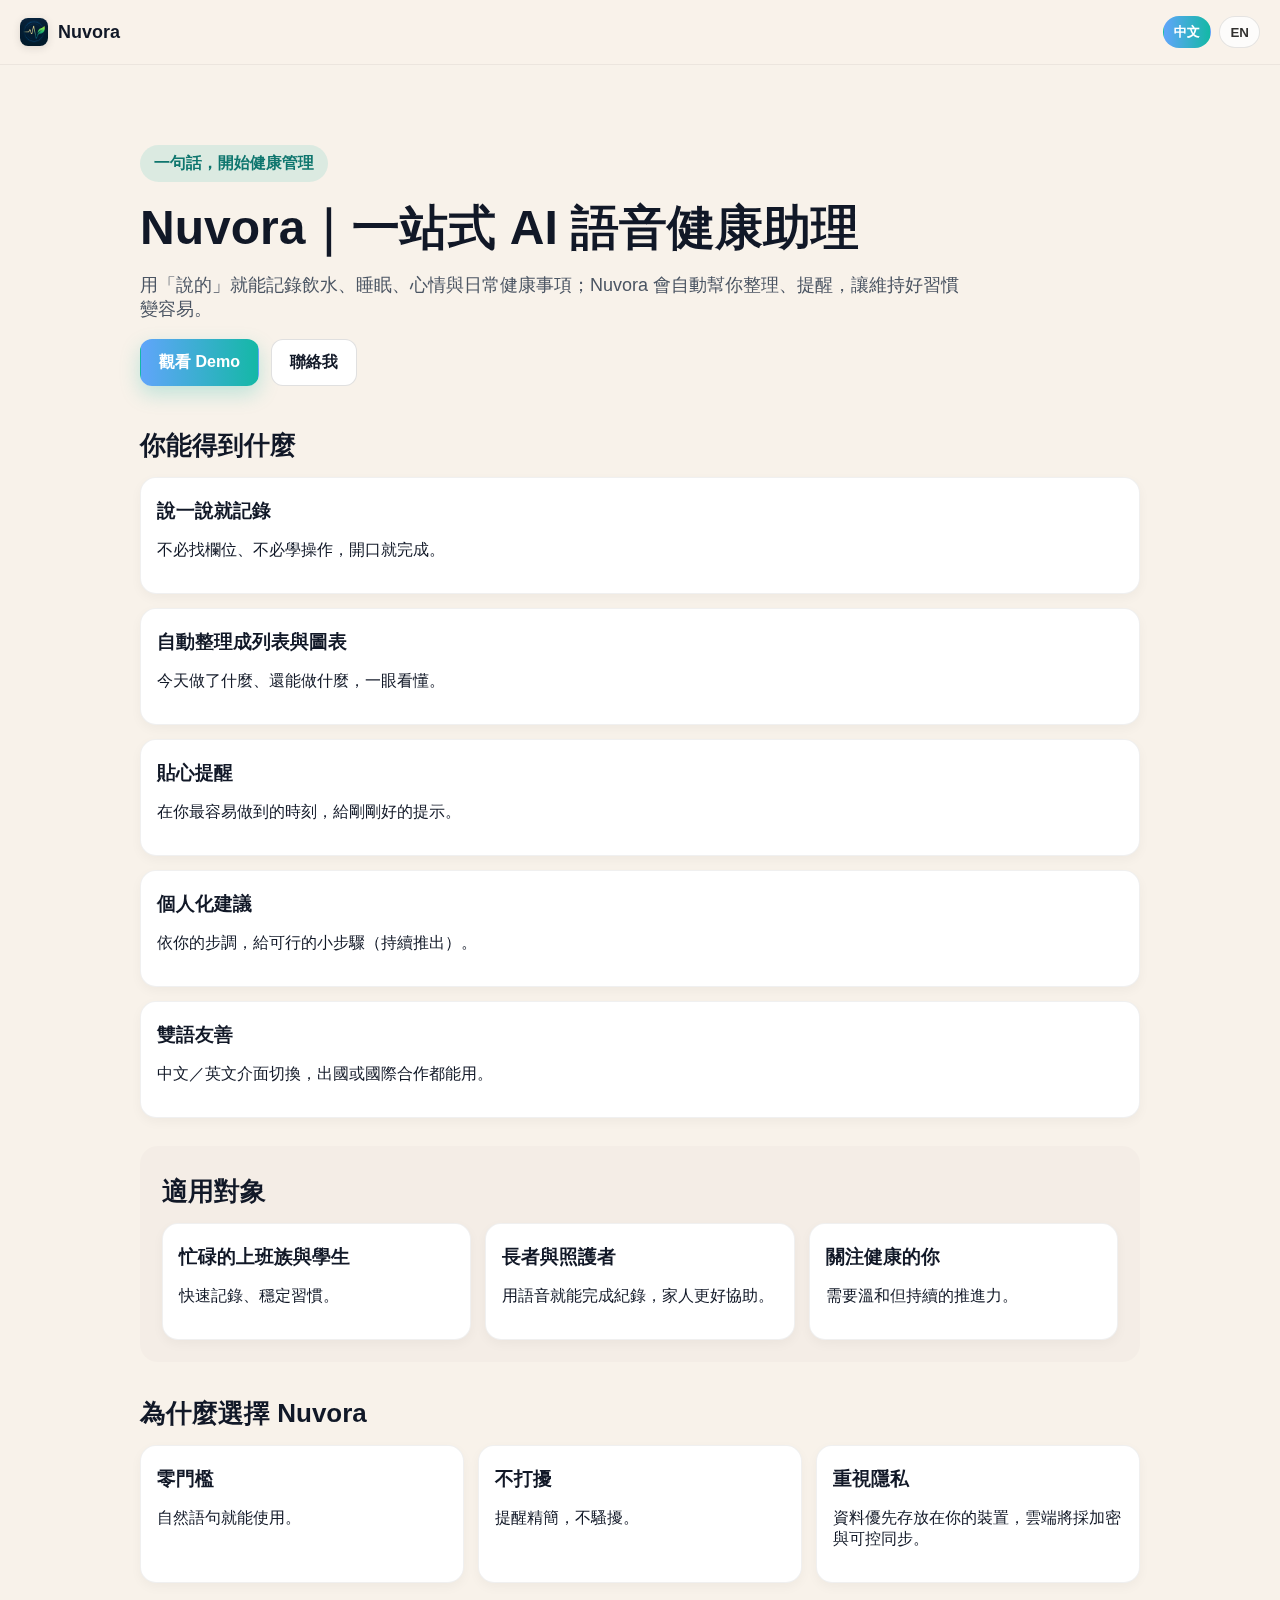
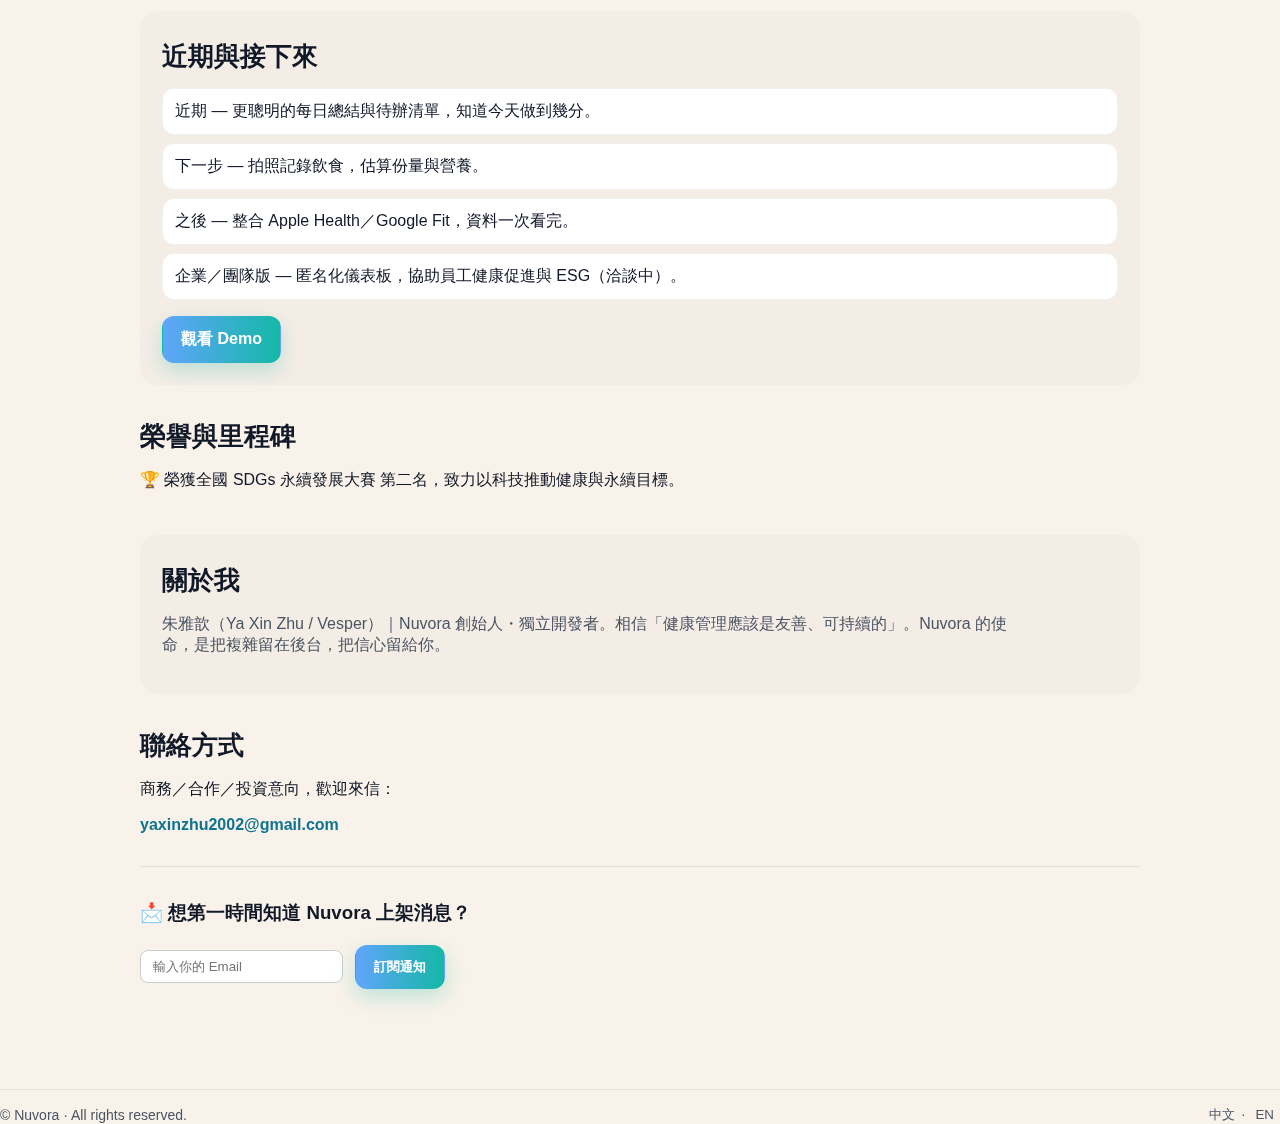
<file: index.html>
<!doctype html>
<html>
<head>
  <meta charset="utf-8">
  <meta name="viewport" content="width=device-width, initial-scale=1">
  <title id="page-title">Nuvora｜AI 語音健康助理</title>
  <meta name="description" id="meta-desc" content="Nuvora 是一款以語音為先的 AI 健康助理。用一句話就能記錄飲水、睡眠、心情與健康事項，系統自動整理成清單與圖表，幫你養成持續的好習慣。">

  <meta property="og:type" content="website">
  <meta property="og:url" id="og-url" content="https://nuvora-web.vercel.app/?lang=zh">
  <meta property="og:title" id="og-title" content="Nuvora｜AI 語音健康助理">
  <meta property="og:description" id="og-desc" content="用說的就能記錄健康，Nuvora 自動整理、提醒，讓維持好習慣變容易。">
  <meta property="og:image" content="https://nuvora-web.vercel.app/icons/og-cover.png">

  <link rel="stylesheet" href="styles.css">
  <link rel="icon" href="icons/favicon.ico" sizes="any">
</head>
<body>
  <header class="nav">
    <div class="brand">
      <img class="logo" src="icons/apple-touch-icon.png" alt="Nuvora Logo" width="28" height="28">
      <span class="brand-name">Nuvora</span>
    </div>
    <nav class="links">
      <a href="#features">功能 / Features</a>
      <a href="#demo">Demo</a>
      <a href="#contact">聯絡 / Contact</a>
    </nav>
    <div class="lang-switch">
      <button id="btn-zh" class="pill active">中文</button>
      <button id="btn-en" class="pill">EN</button>
    </div>
  </header>

  <main>
    <!-- 中文內容 -->
    <div class="lang zh">
      <section class="hero">
        <p class="eyebrow">一句話，開始健康管理</p>
        <h1 class="title">Nuvora｜一站式 AI 語音健康助理</h1>
        <p class="subtitle">用「說的」就能記錄飲水、睡眠、心情與日常健康事項；Nuvora 會自動幫你整理、提醒，讓維持好習慣變容易。</p>
        <div class="cta">
          <a class="btn primary" href="https://youtu.be/YBiULfbhPRk?si=aUKPPf3IKLRQxxic" target="_blank">觀看 Demo</a>
          <a class="btn ghost" href="#contact">聯絡我</a>
        </div>
      </section>

      <section id="features" class="section">
        <h2>你能得到什麼</h2>
        <ul class="cards">
          <li><h3>說一說就記錄</h3><p>不必找欄位、不必學操作，開口就完成。</p></li>
          <li><h3>自動整理成列表與圖表</h3><p>今天做了什麼、還能做什麼，一眼看懂。</p></li>
          <li><h3>貼心提醒</h3><p>在你最容易做到的時刻，給剛剛好的提示。</p></li>
          <li><h3>個人化建議</h3><p>依你的步調，給可行的小步驟（持續推出）。</p></li>
          <li><h3>雙語友善</h3><p>中文／英文介面切換，出國或國際合作都能用。</p></li>
        </ul>
      </section>

      <section class="section alt">
        <h2>適用對象</h2>
        <div class="cards three">
          <div><h3>忙碌的上班族與學生</h3><p>快速記錄、穩定習慣。</p></div>
          <div><h3>長者與照護者</h3><p>用語音就能完成紀錄，家人更好協助。</p></div>
          <div><h3>關注健康的你</h3><p>需要溫和但持續的推進力。</p></div>
        </div>
      </section>

      <section class="section">
        <h2>為什麼選擇 Nuvora</h2>
        <div class="cards three">
          <div><h3>零門檻</h3><p>自然語句就能使用。</p></div>
          <div><h3>不打擾</h3><p>提醒精簡，不騷擾。</p></div>
          <div><h3>重視隱私</h3><p>資料優先存放在你的裝置，雲端將採加密與可控同步。</p></div>
        </div>
      </section>

      <section class="section alt" id="demo">
        <h2>近期與接下來</h2>
        <ul class="timeline">
          <li><span>近期</span> — 更聰明的每日總結與待辦清單，知道今天做到幾分。</li>
          <li><span>下一步</span> — 拍照記錄飲食，估算份量與營養。</li>
          <li><span>之後</span> — 整合 Apple Health／Google Fit，資料一次看完。</li>
          <li><span>企業／團隊版</span> — 匿名化儀表板，協助員工健康促進與 ESG（洽談中）。</li>
        </ul>
        <div class="cta">
          <a class="btn primary" href="https://youtu.be/YBiULfbhPRk?si=aUKPPf3IKLRQxxic" target="_blank">觀看 Demo</a>
        </div>
      </section>

      <section class="section">
        <h2>榮譽與里程碑</h2>
        <p>🏆 榮獲全國 SDGs 永續發展大賽 第二名，致力以科技推動健康與永續目標。</p>
      </section>

      <section class="section alt">
        <h2>關於我</h2>
        <p class="about">朱雅歆（Ya Xin Zhu / Vesper）｜Nuvora 創始人・獨立開發者。相信「健康管理應該是友善、可持續的」。Nuvora 的使命，是把複雜留在後台，把信心留給你。</p>
      </section>

      <section class="section" id="contact">
        <h2>聯絡方式</h2>
        <p>商務／合作／投資意向，歡迎來信：</p>
        <p class="email"><a href="mailto:yaxinzhu2002@gmail.com">yaxinzhu2002@gmail.com</a></p>
        <hr style="margin:2em 0;opacity:0.2;">
        <h3>📩 想第一時間知道 Nuvora 上架消息？</h3>
        <form action="https://formspree.io/f/movkozwq" method="POST">
          <input type="email" name="email" placeholder="輸入你的 Email" required style="padding:8px 12px;border-radius:8px;border:1px solid #ccc;">
          <button type="submit" class="btn primary" style="margin-left:8px;">訂閱通知</button>
        </form>
      </section>
    </div>

    <!-- 英文內容 -->
    <div class="lang en" style="display:none;">
      <section class="hero">
        <p class="eyebrow">Start your health journey with one sentence</p>
        <h1 class="title">Nuvora｜Voice-First AI Health Companion</h1>
        <p class="subtitle">Simply speak to record your water intake, sleep, mood, and daily health activities. Nuvora automatically organizes and reminds you, making healthy habits effortless.</p>
        <div class="cta">
          <a class="btn primary" href="https://youtu.be/YBiULfbhPRk?si=aUKPPf3IKLRQxxic" target="_blank">Watch Demo</a>
          <a class="btn ghost" href="#contact">Contact</a>
        </div>
      </section>

      <section id="features" class="section">
        <h2>What You Get</h2>
        <ul class="cards">
          <li><h3>Record by Speaking</h3><p>No forms, no typing — just talk.</p></li>
          <li><h3>Auto Lists & Charts</h3><p>See what you’ve done and what’s next at a glance.</p></li>
          <li><h3>Smart Reminders</h3><p>Timely nudges that fit your rhythm, never intrusive.</p></li>
          <li><h3>Personalized Guidance</h3><p>Small, doable steps — evolving with you.</p></li>
          <li><h3>Bilingual Friendly</h3><p>Switch between English and Chinese anytime.</p></li>
        </ul>
      </section>

      <section class="section alt">
        <h2>Who It’s For</h2>
        <div class="cards three">
          <div><h3>Busy Professionals & Students</h3><p>Quick logs, steady routines.</p></div>
          <div><h3>Seniors & Caregivers</h3><p>Simple voice input, easier assistance for families.</p></div>
          <div><h3>Anyone Seeking Wellness</h3><p>Gentle motivation for long-term consistency.</p></div>
        </div>
      </section>

      <section class="section">
        <h2>Why Choose Nuvora</h2>
        <div class="cards three">
          <div><h3>Zero Learning Curve</h3><p>Use natural speech — no manual required.</p></div>
          <div><h3>Non-Intrusive</h3><p>Minimal notifications, no distractions.</p></div>
          <div><h3>Privacy First</h3><p>Your data stays on your device, with encrypted and optional cloud sync.</p></div>
        </div>
      </section>

      <section class="section alt" id="demo">
        <h2>Roadmap</h2>
        <ul class="timeline">
          <li><span>Now</span> — Smarter daily summaries and to-do tracking.</li>
          <li><span>Next</span> — Photo-based meal logging with nutrition estimates.</li>
          <li><span>Soon</span> — Integration with Apple Health & Google Fit.</li>
          <li><span>Team / Enterprise</span> — Anonymous dashboards for employee wellness and ESG initiatives.</li>
        </ul>
        <div class="cta">
          <a class="btn primary" href="https://youtu.be/YBiULfbhPRk?si=aUKPPf3IKLRQxxic" target="_blank">Watch Demo</a>
        </div>
      </section>

      <section class="section">
        <h2>Awards & Milestones</h2>
        <p>🏆 2nd Place in the National SDGs Innovation Competition — using AI technology to advance sustainable health and well-being.</p>
      </section>

      <section class="section alt">
        <h2>About</h2>
        <p class="about">Ya Xin Zhu (Vesper) — Founder & Independent Developer of Nuvora. Believes that “Health management should be friendly and sustainable.” Nuvora’s mission is to keep complexity behind the scenes and confidence in your hands.</p>
      </section>

      <section class="section" id="contact">
        <h2>Contact</h2>
        <p>For partnerships, collaborations, or investment inquiries, please email:</p>
        <p class="email"><a href="mailto:yaxinzhu2002@gmail.com">yaxinzhu2002@gmail.com</a></p>
        <hr style="margin:2em 0;opacity:0.2;">
        <h3>📩 Want to be the first to know when Nuvora launches?</h3>
        <form action="https://formspree.io/f/movkozwq" method="POST">
          <input type="email" name="email" placeholder="Enter your email" required style="padding:8px 12px;border-radius:8px;border:1px solid #ccc;">
          <button type="submit" class="btn primary" style="margin-left:8px;">Subscribe</button>
        </form>
      </section>
    </div>
  </main>

  <footer class="footer">
    <div>© <span id="year"></span> Nuvora · All rights reserved.</div>
    <div class="mini-lang">
      <button id="mini-zh" class="link">中文</button><span>·</span>
      <button id="mini-en" class="link">EN</button>
    </div>
  </footer>

  <script>
    const params = new URLSearchParams(window.location.search);
    const lang = params.get('lang') || 'zh';

    function setLanguage(lang) {
      document.querySelectorAll('.lang').forEach(el => el.style.display = 'none');
      document.querySelector('.' + lang).style.display = 'block';

      // 切換按鈕樣式
      document.getElementById('btn-zh').classList.remove('active');
      document.getElementById('btn-en').classList.remove('active');
      if (lang === 'en') {
        document.getElementById('btn-en').classList.add('active');
      } else {
        document.getElementById('btn-zh').classList.add('active');
      }

      // 更新 meta 與 title
      if (lang === 'en') {
        document.title = 'Nuvora｜Voice-First AI Health Companion';
        document.getElementById('meta-desc').setAttribute('content', 'Nuvora is a voice-first AI health companion that helps you record and organize wellness data effortlessly.');
        document.getElementById('og-title').setAttribute('content', document.title);
        document.getElementById('og-desc').setAttribute('content', 'Start your health journey with one sentence.');
        document.getElementById('og-url').setAttribute('content', 'https://nuvora-web.vercel.app/?lang=en');
      } else {
        document.title = 'Nuvora｜AI 語音健康助理';
        document.getElementById('meta-desc').setAttribute('content', 'Nuvora 是一款以語音為先的 AI 健康助理，幫你輕鬆記錄每日健康習慣。');
        document.getElementById('og-title').setAttribute('content', document.title);
        document.getElementById('og-desc').setAttribute('content', '用說的就能記錄健康，Nuvora 自動整理、提醒，讓維持好習慣變容易。');
        document.getElementById('og-url').setAttribute('content', 'https://nuvora-web.vercel.app/?lang=zh');
      }
    }

    setLanguage(lang);

    const changeLang = target => window.location.search = '?lang=' + target;
    document.getElementById('btn-zh').addEventListener('click', () => changeLang('zh'));
    document.getElementById('btn-en').addEventListener('click', () => changeLang('en'));
    document.getElementById('mini-zh').addEventListener('click', () => changeLang('zh'));
    document.getElementById('mini-en').addEventListener('click', () => changeLang('en'));
  </script>
</body>
</html>
</file>
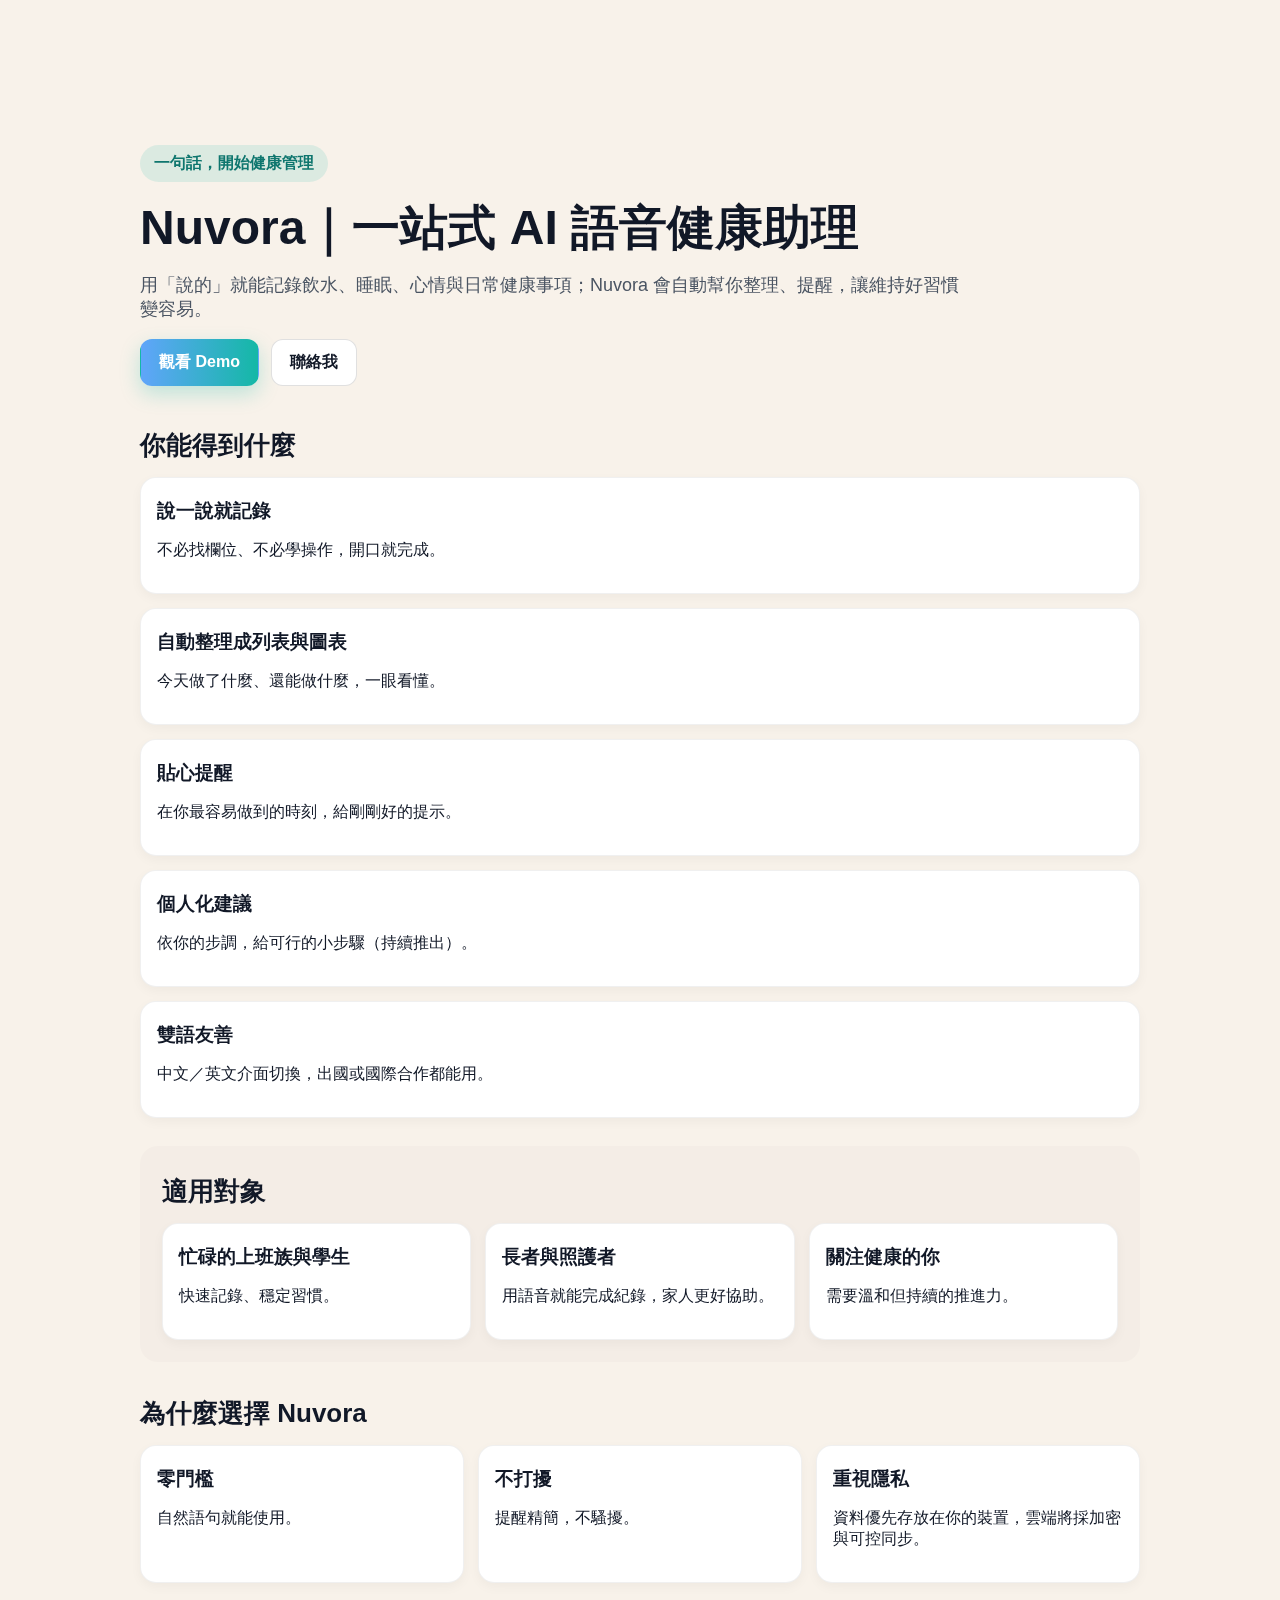
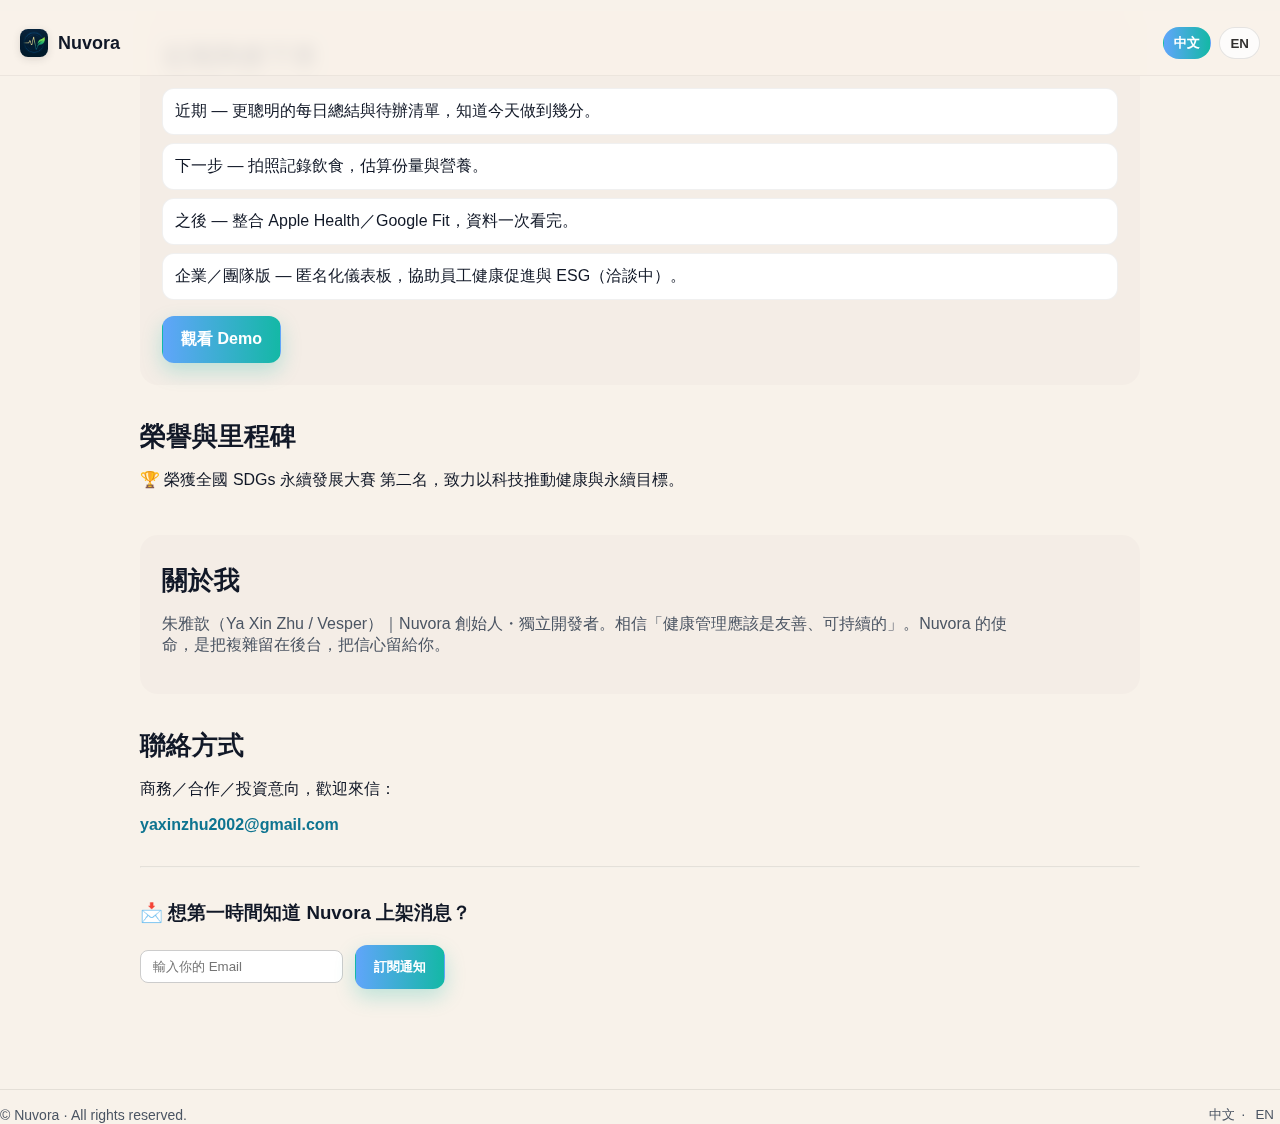
<file: go/index.html>
<!doctype html>
<meta charset="utf-8">
<title>Redirecting…</title>
<meta http-equiv="refresh" content="0;url=/#demo">
<script>location.replace('/#demo')</script>
<p>Redirecting to demo… If you are not redirected, <a href="/#demo">click here</a>.</p>
</file>
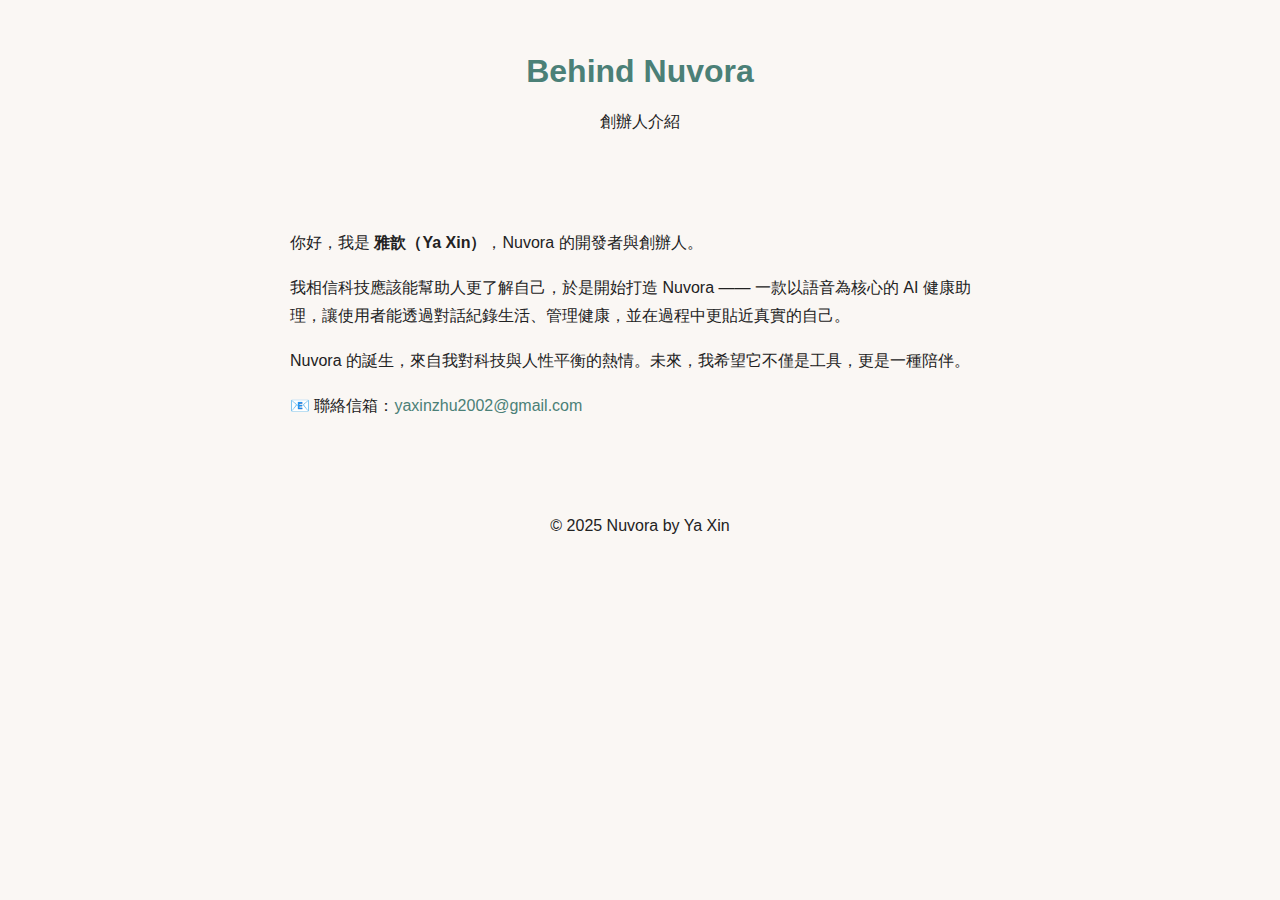
<file: about.html>
<!DOCTYPE html>
<html lang="zh-Hant">
<head>
  <meta charset="UTF-8">
  <meta name="viewport" content="width=device-width, initial-scale=1.0">
  <title>關於創辦人 | Nuvora</title>
  <meta name="description" content="了解 Nuvora 背後的故事。由雅歆開發，一位專注於 AI 與健康科技的創業者，致力於打造溫柔而聰明的科技產品。">
  <link rel="canonical" href="https://nuvora-web.vercel.app/about.html" />
  <style>
    body { font-family: 'Noto Sans TC', sans-serif; margin: 0; background-color: #faf7f4; color: #222; }
    header, footer { text-align: center; padding: 2rem 1rem; }
    main { max-width: 700px; margin: 0 auto; padding: 2rem 1rem; line-height: 1.8; }
    h1 { color: #4b8077; text-align: center; }
    a { color: #4b8077; text-decoration: none; }
  </style>
</head>
<body>
  <header>
    <h1>Behind Nuvora</h1>
    <p>創辦人介紹</p>
  </header>
  <main>
    <p>你好，我是 <strong>雅歆（Ya Xin）</strong>，Nuvora 的開發者與創辦人。</p>
    <p>我相信科技應該能幫助人更了解自己，於是開始打造 Nuvora —— 一款以語音為核心的 AI 健康助理，讓使用者能透過對話紀錄生活、管理健康，並在過程中更貼近真實的自己。</p>
    <p>Nuvora 的誕生，來自我對科技與人性平衡的熱情。未來，我希望它不僅是工具，更是一種陪伴。</p>
    <p>📧 聯絡信箱：<a href="mailto:yaxinzhu2002@gmail.com">yaxinzhu2002@gmail.com</a></p>
  </main>
  <footer>
    <p>© 2025 Nuvora by Ya Xin</p>
  </footer>
</body>
</html>
</file>
<file: styles.css>
:root{
  --bg:#F8F2EA; --ink:#111827; --muted:#4B5563;
  --accent:#14B8A6; --accent2:#60A5FA;
  --card:#FFFFFF; --card-alt:#F4EDE6; --ring: rgba(20,184,166,.25);
}
*{box-sizing:border-box}
html,body{margin:0;padding:0;font-family:-apple-system,BlinkMacSystemFont,'Segoe UI',Roboto,'Noto Sans TC','Helvetica Neue',Arial,'PingFang TC',sans-serif;color:var(--ink);background:var(--bg)}
a{color:inherit;text-decoration:none}
.nav{position:sticky;top:0;z-index:10;display:flex;align-items:center;justify-content:space-between;padding:16px 20px;background:rgba(248,242,234,.9);backdrop-filter:saturate(180%) blur(8px);border-bottom:1px solid rgba(0,0,0,.05)}
.brand{display:flex;align-items:center;gap:10px;font-weight:700}
.logo{border-radius:8px;box-shadow:0 2px 8px rgba(0,0,0,.12)}
.brand-name{font-size:18px}
.links{display:none;gap:20px}
.lang-switch{display:flex;gap:8px}
.pill{border:1px solid rgba(0,0,0,.12);background:#fff;padding:6px 10px;border-radius:999px;font-weight:600;cursor:pointer;opacity:.8}
.pill.active{background:linear-gradient(90deg,var(--accent2),var(--accent));color:#fff;border-color:transparent;opacity:1}
main{max-width:1040px;margin:0 auto;padding:40px 20px}
.hero{padding:24px 0 8px}
.eyebrow{display:inline-block;padding:8px 14px;border-radius:999px;background:rgba(20,184,166,.12);color:#0E766E;font-weight:700;margin-bottom:10px}
.title{font-size:clamp(28px,6vw,48px);line-height:1.1;margin:10px 0 12px}
.subtitle{color:var(--muted);max-width:820px;font-size:18px}
.cta{display:flex;gap:12px;margin-top:16px}
.btn{display:inline-block;padding:12px 18px;border-radius:12px;border:1px solid rgba(0,0,0,.12);font-weight:700}
.btn.primary{background:linear-gradient(90deg,var(--accent2),var(--accent));color:#fff;border-color:transparent;box-shadow:0 8px 20px var(--ring)}
.btn.ghost{background:#fff}
.section{padding:28px 0}
.section h2{font-size:26px;margin:6px 0 14px}
.cards{list-style:none;display:grid;grid-template-columns:1fr;gap:14px;margin:0;padding:0}
.cards li,.cards.three>div{background:var(--card);border:1px solid rgba(0,0,0,.06);border-radius:16px;padding:16px;box-shadow:0 4px 12px rgba(0,0,0,.04)}
.cards h3{margin:4px 0 6px}
.cards.three{grid-template-columns:repeat(3,1fr);gap:14px}
.alt{background:var(--card-alt);border-radius:18px;padding:22px}
.timeline{list-style:none;margin:0;padding-left:0;display:grid;gap:8px}
.timeline li{background:#fff;border:1px solid rgba(0,0,0,.06);border-radius:12px;padding:12px}
details{background:#fff;border:1px solid rgba(0,0,0,.06);border-radius:12px;padding:10px;margin:10px 0}
.about{color:var(--muted);max-width:860px}
.email a{font-weight:800;color:#0E7490}
.footer{display:flex;align-items:center;justify-content:space-between;margin-top:32px;padding-top:16px;border-top:1px solid rgba(0,0,0,.08);font-size:14px;color:var(--muted)}
.footer .link{background:none;border:none;color:inherit;cursor:pointer;padding:0 6px}
@media (max-width:900px){.cards.three{grid-template-columns:1fr 1fr}}
@media (max-width:640px){
  .cards.three{grid-template-columns:1fr}
  .nav{padding:12px 14px}
  .brand-name{font-size:17px}
  .subtitle{font-size:16px}
  .btn{padding:12px 14px}
}
</file>
